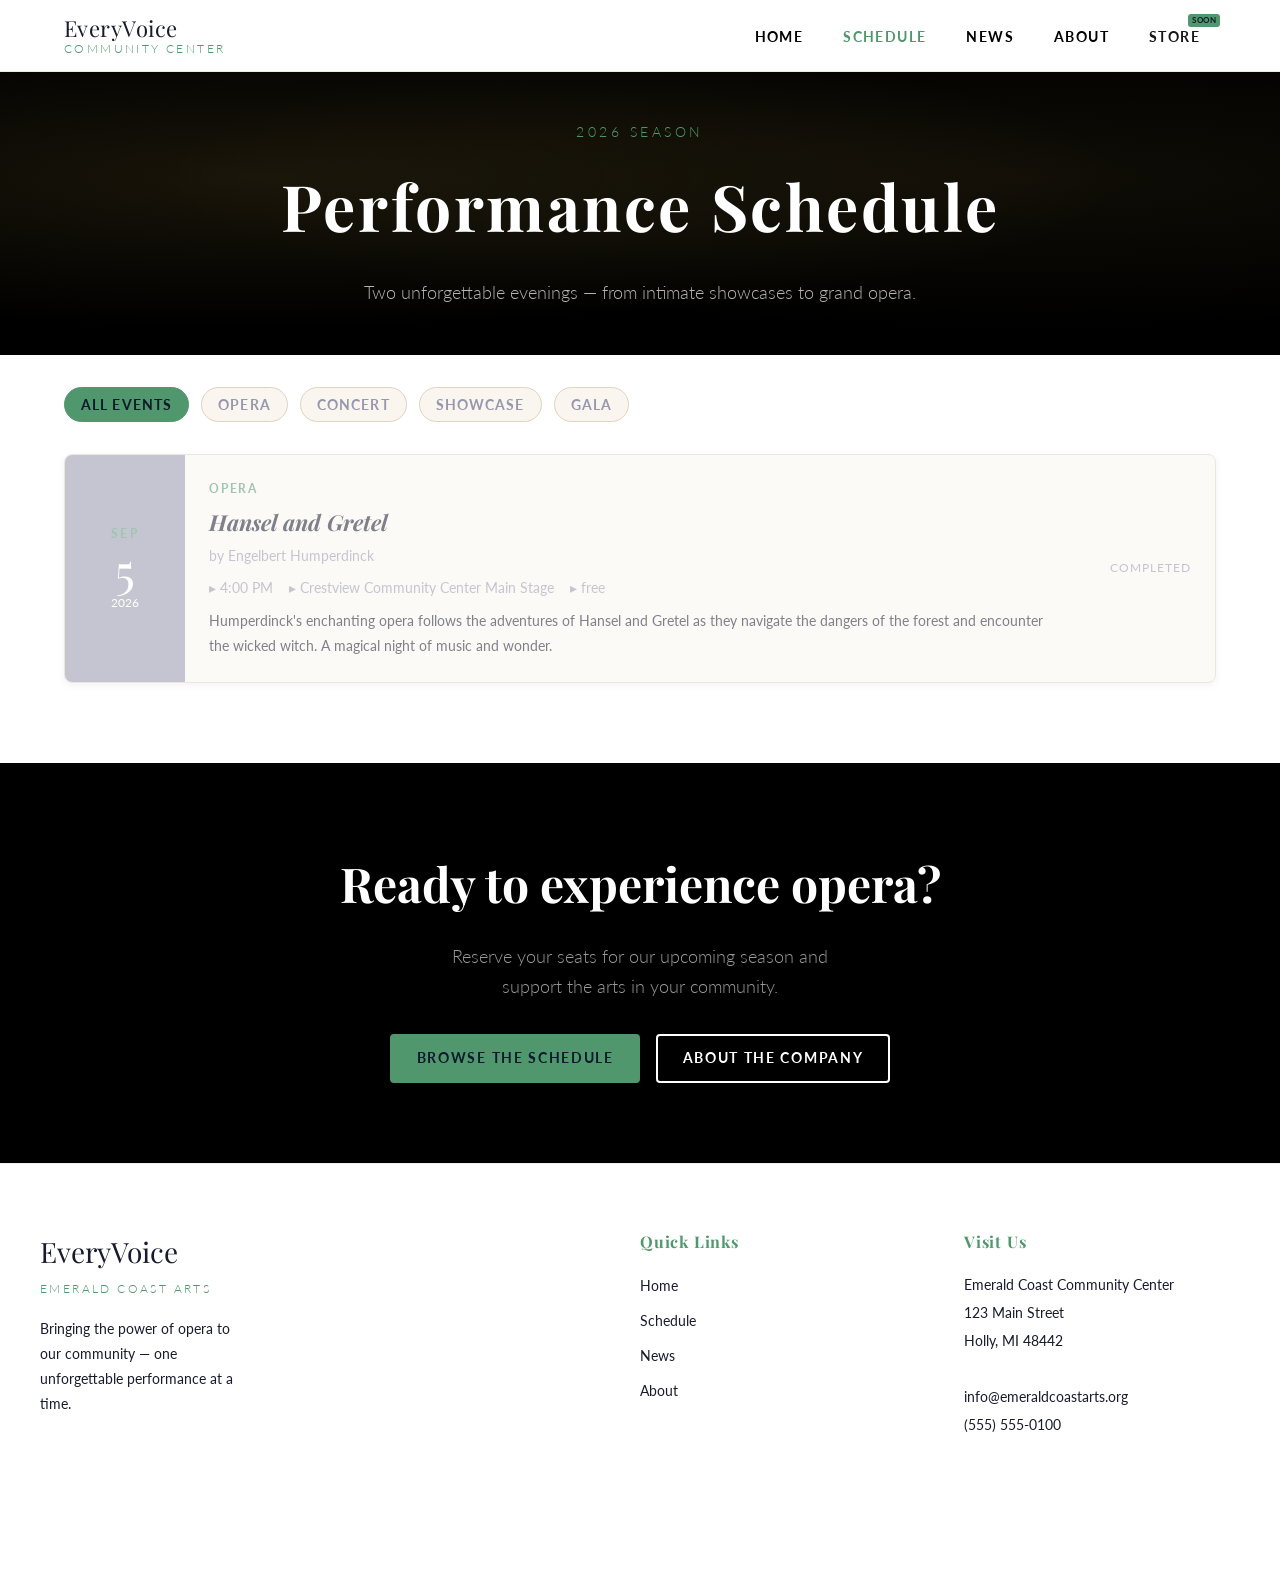
<file: schedule.html>
<!DOCTYPE html>
<html lang="en">
<head>
  <meta charset="UTF-8">
  <meta name="viewport" content="width=device-width, initial-scale=1.0">
  <meta name="description" content="EveryVoice Emerald Coast Arts — full 2026 performance schedule. Browse upcoming operas, concerts, showcases, and galas.">
  <title>Schedule — EveryVoice Emerald Coast Arts</title>
  <link rel="stylesheet" href="css/style.css">
</head>
<body>

  <!-- ── Navigation ─────────────────────────────────────────── -->
  <nav class="site-nav" aria-label="Main navigation">
    <div class="nav-inner">
      <div class="nav-logo">
        <a href="index.html" aria-label="EveryVoice Emerald Coast Arts — Home">
          <span class="logo-title">EveryVoice</span>
          <span class="logo-sub">Community Center</span>
        </a>
      </div>
      <button class="nav-toggle" aria-controls="primary-nav" aria-expanded="false" aria-label="Open navigation menu">
        <span></span><span></span><span></span>
      </button>
      <ul class="nav-links" id="primary-nav" role="list">
        <li><a href="index.html">Home</a></li>
        <li><a href="schedule.html">Schedule</a></li>
        <li><a href="news.html">News</a></li>
        <li><a href="about.html">About</a></li>
        <li><a href="store.html" class="coming-soon" aria-label="Store — Coming Soon" tabindex="-1" aria-disabled="true">Store</a></li>
      </ul>
    </div>
  </nav>

  <!-- ── Page Banner ─────────────────────────────────────────── -->
  <header class="page-banner" aria-labelledby="schedule-heading">
    <h1 id="schedule-heading">
      <span>2026 Season</span>
      Performance Schedule
    </h1>
    <p>Two unforgettable evenings — from intimate showcases to grand opera.</p>
  </header>

  <!-- ── Filters ─────────────────────────────────────────────── -->
  <div class="schedule-filters" role="group" aria-label="Filter events by type">
    <button class="filter-btn active" data-filter="all">All Events</button>
    <button class="filter-btn" data-filter="Opera">Opera</button>
    <button class="filter-btn" data-filter="Concert">Concert</button>
    <button class="filter-btn" data-filter="Showcase">Showcase</button>
    <button class="filter-btn" data-filter="Gala">Gala</button>
  </div>

  <!-- ── Event List ──────────────────────────────────────────── -->
  <main>
    <div class="event-list" id="event-list" aria-label="Upcoming events" aria-live="polite">
      <!-- Skeleton placeholders while JS loads -->
      <div class="skeleton skeleton-row" aria-hidden="true"></div>
      <div class="skeleton skeleton-row" aria-hidden="true"></div>
      <div class="skeleton skeleton-row" aria-hidden="true"></div>
    </div>
  </main>

    <!-- ── CTA Banner ─────────────────────────────────────────── -->
  <section style="
    background: #000;
    padding: var(--sp-20) var(--sp-6);
    text-align: center;
  " aria-labelledby="cta-heading">
    <h2 id="cta-heading" style="
      font-family: var(--font-serif);
      font-size: clamp(var(--fs-2xl), 4vw, var(--fs-4xl));
      color: var(--clr-white); margin-bottom: var(--sp-4);
    ">Ready to experience opera?</h2>
    <p style="
      color: rgba(255,255,255,.6); font-size: var(--fs-lg); font-weight: 300;
      margin-bottom: var(--sp-8); max-width: 42ch; margin-inline: auto;
    ">
      Reserve your seats for our upcoming season and support the arts in your community.
    </p>
    <div style="display:flex; gap: var(--sp-4); justify-content: center; flex-wrap: wrap;">
      <a href="schedule.html" class="btn btn-primary">Browse the Schedule</a>
      <a href="about.html" class="btn btn-outline">About the Company</a>
    </div>
  </section>

  <!-- ── Footer ─────────────────────────────────────────────── -->
  <footer class="site-footer" aria-label="Site footer">
    <div class="footer-grid">
      <div class="footer-brand">
        <span class="logo-title">EveryVoice</span>
        <span class="logo-sub">Emerald Coast Arts</span>
        <p>Bringing the power of opera to our community — one unforgettable performance at a time.</p>
      </div>
      <div class="footer-col">
        <h4>Quick Links</h4>
        <ul>
          <li><a href="index.html">Home</a></li>
          <li><a href="schedule.html">Schedule</a></li>
          <li><a href="news.html">News</a></li>
          <li><a href="about.html">About</a></li>
        </ul>
      </div>
      <div class="footer-col">
        <h4>Visit Us</h4>
        <address>
          Emerald Coast Community Center<br>
          123 Main Street<br>
          Holly, MI 48442<br><br>
          <a href="mailto:info@emeraldcoastarts.org">info@emeraldcoastarts.org</a><br>
          <a href="tel:+15555550100">(555) 555-0100</a>
        </address>
      </div>
    </div>
    <div class="footer-bottom">
      <p>&copy; <span id="footer-year">2026</span> EveryVoice Emerald Coast Arts. All rights reserved.</p>
      <p>Made with love for our community.</p>
    </div>
  </footer>

  <script src="https://www.eventbrite.com/static/widgets/eb_widgets.js"></script>
  <script src="js/main.js"></script>
  <script>
    document.getElementById('footer-year').textContent = new Date().getFullYear();

    var filterBtns = Array.from(document.querySelectorAll('.filter-btn'));

    loadJSON('data/events.json').then(function(events) {
      renderSchedule(events, 'event-list', filterBtns);

      // Wire up Eventbrite's own modal for each event that has an eventbriteId
      events.forEach(function(ev) {
        if (!ev.eventbriteId) return;
        window.EBWidgets.createWidget({
          widgetType: 'checkout',
          eventId: ev.eventbriteId,
          modal: true,
          modalTriggerElementId: 'eb-trigger-' + ev.eventbriteId,
          themeSettings: {
            brandColor: '#51976e',
            fontColor:  '#000000',
            background: '#FFFFFF',
          },
          onOrderComplete: function() {
            console.log('Order complete!');
          }
        });
      });
    });
  </script>
</body>
</html>
</file>
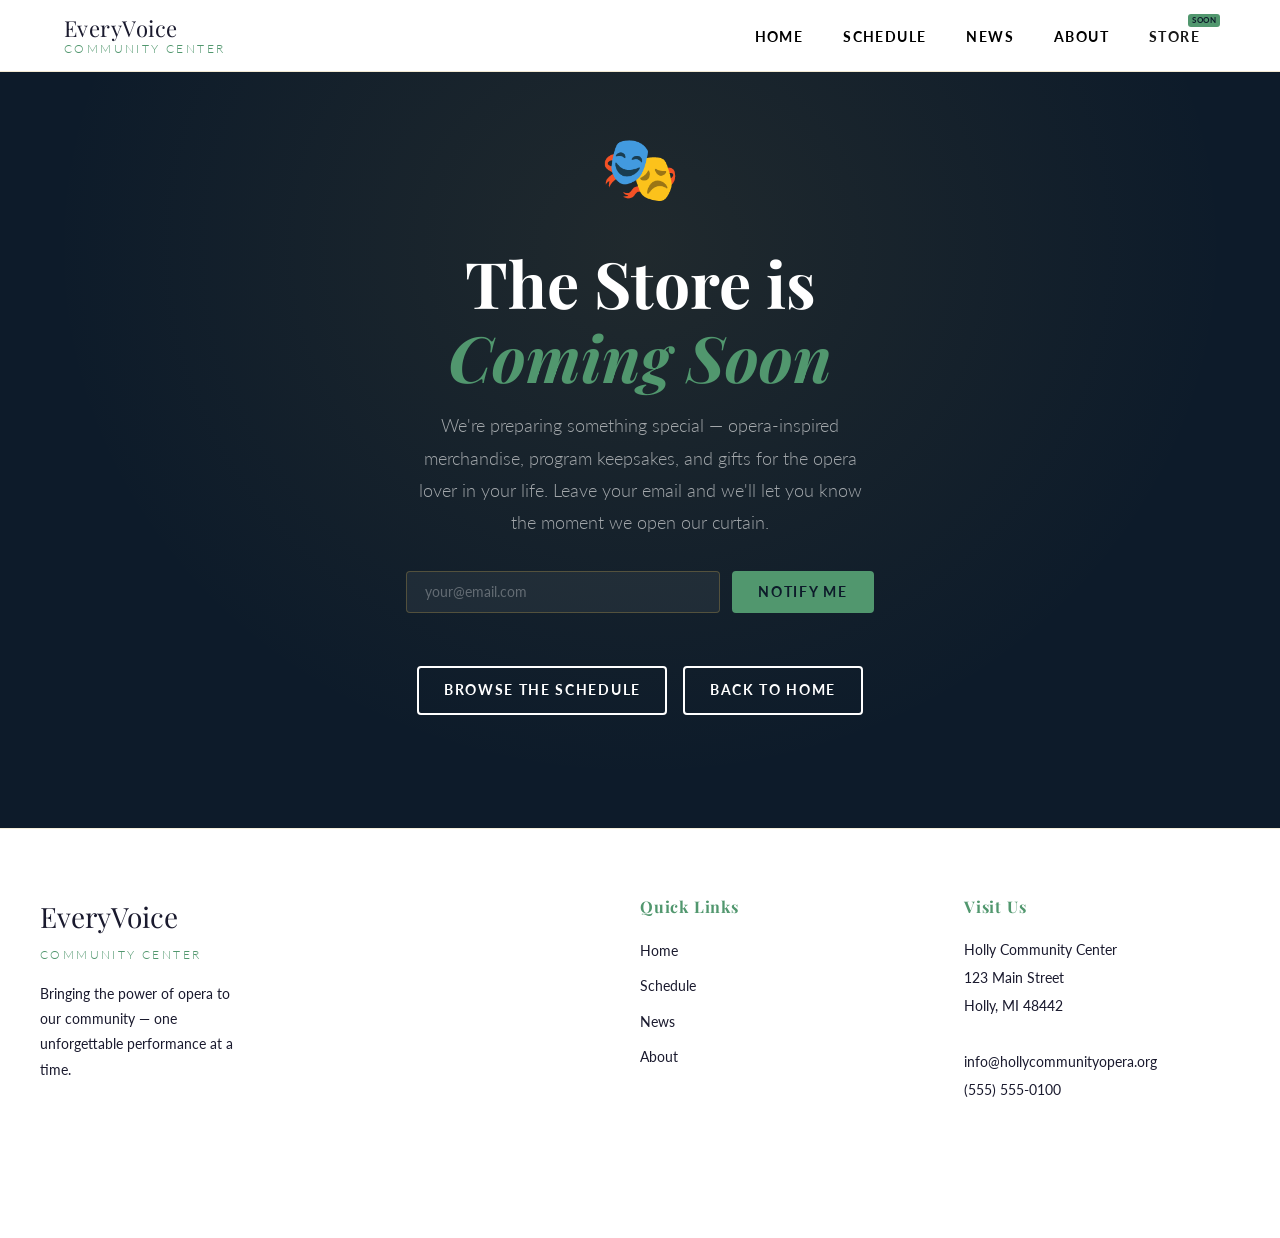
<file: store.html>
<!DOCTYPE html>
<html lang="en">
<head>
  <meta charset="UTF-8">
  <meta name="viewport" content="width=device-width, initial-scale=1.0">
  <meta name="description" content="EveryVoice Emerald Coast Arts Store — merchandise coming soon. Sign up to be notified when we launch.">
  <title>Store — EveryVoice Emerald Coast Arts</title>
  <link rel="stylesheet" href="css/style.css">
</head>
<body>

  <!-- ── Navigation ─────────────────────────────────────────── -->
  <nav class="site-nav" aria-label="Main navigation">
    <div class="nav-inner">
      <div class="nav-logo">
        <a href="index.html" aria-label="EveryVoice Emerald Coast Arts — Home">
          <span class="logo-title">EveryVoice</span>
          <span class="logo-sub">Community Center</span>
        </a>
      </div>
      <button class="nav-toggle" aria-controls="primary-nav" aria-expanded="false" aria-label="Open navigation menu">
        <span></span><span></span><span></span>
      </button>
      <ul class="nav-links" id="primary-nav" role="list">
        <li><a href="index.html">Home</a></li>
        <li><a href="schedule.html">Schedule</a></li>
        <li><a href="news.html">News</a></li>
        <li><a href="about.html">About</a></li>
        <li><a href="store.html" class="coming-soon" aria-label="Store — Coming Soon" tabindex="-1" aria-disabled="true">Store</a></li>
      </ul>
    </div>
  </nav>

  <!-- ── Coming Soon Content ────────────────────────────────── -->
  <main>
    <div class="store-coming" aria-labelledby="store-heading">
      <div class="store-coming-inner">
        <div class="icon-curtain" aria-hidden="true">🎭</div>
        <h1 id="store-heading">The Store is<br><em>Coming Soon</em></h1>
        <p>
          We're preparing something special — opera-inspired merchandise,
          program keepsakes, and gifts for the opera lover in your life.
          Leave your email and we'll let you know the moment we open our curtain.
        </p>

        <form class="notify-form" id="notify-form" aria-label="Notify me when the store launches" novalidate>
          <label for="notify-email" class="sr-only">Your email address</label>
          <input
            type="email"
            id="notify-email"
            name="email"
            placeholder="your@email.com"
            autocomplete="email"
            required
            aria-required="true"
          >
          <button type="submit" class="btn btn-primary">Notify Me</button>
        </form>

        <p id="notify-feedback" role="status" aria-live="polite" style="
          min-height: 1.5em;
          color: var(--clr-gold-light);
          font-size: var(--fs-sm);
          margin-top: calc(-1 * var(--sp-4));
          margin-bottom: var(--sp-4);
        "></p>

        <div style="display:flex;gap:var(--sp-4);justify-content:center;flex-wrap:wrap;">
          <a href="schedule.html" class="btn btn-outline">Browse the Schedule</a>
          <a href="index.html" class="btn btn-outline">Back to Home</a>
        </div>

        <!-- Future product area — hidden until store launches -->
        <!--
          DATA STRUCTURE FOR FUTURE PRODUCTS (add to data/products.json):
          {
            "id": 1,
            "name": "EveryVoice Tote Bag",
            "price": 24.00,
            "image": "assets/pictures/product-tote.jpg",
            "description": "A stylish tote featuring our signature opera mask design.",
            "status": "available",   // "available" | "sold_out" | "coming_soon"
            "category": "accessories"
          }
        -->
      </div>
    </div>
  </main>

  <!-- ── Footer ─────────────────────────────────────────────── -->
  <footer class="site-footer" aria-label="Site footer">
    <div class="footer-grid">
      <div class="footer-brand">
        <span class="logo-title">EveryVoice</span>
        <span class="logo-sub">Community Center</span>
        <p>Bringing the power of opera to our community — one unforgettable performance at a time.</p>
      </div>
      <div class="footer-col">
        <h4>Quick Links</h4>
        <ul>
          <li><a href="index.html">Home</a></li>
          <li><a href="schedule.html">Schedule</a></li>
          <li><a href="news.html">News</a></li>
          <li><a href="about.html">About</a></li>
        </ul>
      </div>
      <div class="footer-col">
        <h4>Visit Us</h4>
        <address>
          Holly Community Center<br>
          123 Main Street<br>
          Holly, MI 48442<br><br>
          <a href="mailto:info@hollycommunityopera.org">info@hollycommunityopera.org</a><br>
          <a href="tel:+15555550100">(555) 555-0100</a>
        </address>
      </div>
    </div>
    <div class="footer-bottom">
      <p>&copy; <span id="footer-year">2026</span> EveryVoice Emerald Coast Arts. All rights reserved.</p>
      <p>Made with love for our community.</p>
    </div>
  </footer>

  <script src="js/main.js"></script>
  <script>
    document.getElementById('footer-year').textContent = new Date().getFullYear();

    // Notify-me form — stores email in localStorage as a placeholder.
    // Replace this logic with a real backend / email service call when ready.
    document.getElementById('notify-form').addEventListener('submit', function(e) {
      e.preventDefault();
      const input    = document.getElementById('notify-email');
      const feedback = document.getElementById('notify-feedback');
      const email    = input.value.trim();

      // Basic format check before storing
      if (!email || !/^[^\s@]+@[^\s@]+\.[^\s@]+$/.test(email)) {
        feedback.style.color = '#f87171';
        feedback.textContent = 'Please enter a valid email address.';
        return;
      }

      // Persist locally (swap for API call when backend is ready)
      try {
        const list = JSON.parse(localStorage.getItem('store-notify') || '[]');
        if (!list.includes(email)) {
          list.push(email);
          localStorage.setItem('store-notify', JSON.stringify(list));
        }
      } catch (_) { /* storage unavailable — non-fatal */ }

      feedback.style.color = 'var(--clr-gold-light)';
      feedback.textContent = 'Thank you! We\'ll notify you when the store opens.';
      input.value = '';
      input.setAttribute('disabled', '');
      this.querySelector('button').setAttribute('disabled', '');
    });
  </script>
</body>
</html>
</file>
<file: css/style.css>
/* ============================================================
   EveryVoice Emerald Coast Arts — DESIGN SYSTEM
   Palette: Deep Navy · Antique Gold · Warm Cream · Off-White
   Typography: Playfair Display (serif headings) + Lato (body)
   ============================================================ */

/* ── Google Fonts ─────────────────────────────────────────── */
@import url('https://fonts.googleapis.com/css2?family=Playfair+Display:ital,wght@0,400;0,600;0,700;1,400;1,600&family=Lato:wght@300;400;700&display=swap');

/* ── CSS Custom Properties (Design Tokens) ─────────────────── */
:root {
  /* Colors */
  --clr-navy:        #0d1b2a;
  --clr-navy-mid:    #162436;
  --clr-navy-light:  #1e3350;
  --clr-gold:        #51976e;
  --clr-gold-light:  #51976e;
  --clr-gold-pale:   #f5e9c8;
  --clr-cream:       #faf6ef;
  --clr-white:       #ffffff;
  --clr-text:        #1a1a2e;
  --clr-text-muted:  #9797ad;
  --clr-border:      #ddd4bf;
  --clr-overlay:     rgba(13, 27, 42, 0.72);

  /* Panel Colors — edit these two pairs to retheme all alternating sections */
  --panel-1:      #ffffff;
  --panel-1-text: var(--clr-text);
  --panel-1-text-muted: var(--clr-text-muted);
  --panel-2:      #000000;
  --panel-2-text: #ffffff;

  /* Gradients */
  --grad-hero: linear-gradient(160deg, rgba(13,27,42,0.85) 0%, rgba(13,27,42,0.45) 100%);
  --grad-gold:  linear-gradient(90deg, var(--clr-gold) 0%, var(--clr-gold-light) 100%);

  /* Typography */
  --font-serif: 'Playfair Display', Georgia, serif;
  --font-sans:  'Lato', system-ui, sans-serif;

  /* Scale */
  --fs-xs:   0.75rem;
  --fs-sm:   0.875rem;
  --fs-base: 1rem;
  --fs-lg:   1.125rem;
  --fs-xl:   1.375rem;
  --fs-2xl:  1.75rem;
  --fs-3xl:  2.25rem;
  --fs-4xl:  3rem;
  --fs-5xl:  4rem;

  /* Spacing */
  --sp-1:  0.25rem;
  --sp-2:  0.5rem;
  --sp-3:  0.75rem;
  --sp-4:  1rem;
  --sp-6:  1.5rem;
  --sp-8:  2rem;
  --sp-10: 2.5rem;
  --sp-12: 3rem;
  --sp-16: 4rem;
  --sp-20: 5rem;
  --sp-24: 6rem;

  /* Layout */
  --max-w:         1200px;
  --nav-h:         72px;
  --radius-sm:     4px;
  --radius-md:     8px;
  --radius-lg:     16px;
  --shadow-sm:     0 2px 8px rgba(0,0,0,.10);
  --shadow-md:     0 4px 20px rgba(0,0,0,.18);
  --shadow-lg:     0 8px 40px rgba(0,0,0,.28);
  --transition:    0.25s ease;
}

/* ── Reset ─────────────────────────────────────────────────── */
*, *::before, *::after { box-sizing: border-box; margin: 0; padding: 0; }
html { scroll-behavior: smooth; font-size: 16px; }
body {
  font-family: var(--font-sans);
  background: var(--panel-1);
  color: var(--panel-1-text);
  line-height: 1.7;
}
img { display: block; max-width: 100%; height: auto; }
a { color: inherit; text-decoration: none; }
ul { list-style: none; }

/* ── Utility ────────────────────────────────────────────────── */
.container {
  width: 100%;
  max-width: var(--max-w);
  margin-inline: auto;
  padding-inline: var(--sp-6);
}
.sr-only {
  position: absolute; width: 1px; height: 1px;
  padding: 0; margin: -1px; overflow: hidden;
  clip: rect(0,0,0,0); white-space: nowrap; border: 0;
}
.visually-hidden {
  position: absolute; width: 1px; height: 1px;
  padding: 0; margin: -1px; overflow: hidden;
  clip: rect(0,0,0,0); white-space: nowrap; border: 0;
}

/* ── Section Divider ────────────────────────────────────────── */
.divider {
  display: flex; align-items: center; gap: var(--sp-4);
  margin-block: var(--sp-8);
  color: var(--clr-gold);
}
.divider::before, .divider::after {
  content: ''; flex: 1; height: 1px;
  background: linear-gradient(90deg, transparent, var(--clr-gold), transparent);
}
.divider span { font-size: var(--fs-lg); }

/* ── Page Title Banner ──────────────────────────────────────── */
.page-banner {
  background: var(--panel-2);
  color: var(--panel-2-text);
  padding: calc(var(--nav-h) + var(--sp-12)) var(--sp-6) var(--sp-12);
  text-align: center;
  position: relative;
  overflow: hidden;
}
.page-banner::before {
  content: '';
  position: absolute; inset: 0;
  background: 
    radial-gradient(ellipse at 20% 50%, rgba(201,168,76,0.12) 0%, transparent 60%),
    radial-gradient(ellipse at 80% 50%, rgba(201,168,76,0.08) 0%, transparent 60%);
  pointer-events: none;
}
.page-banner h1 {
  font-family: var(--font-serif);
  font-size: clamp(var(--fs-3xl), 5vw, var(--fs-5xl));
  color: var(--clr-white);
  letter-spacing: 0.04em;
  position: relative;
}
.page-banner h1 span {
  display: block;
  font-size: var(--fs-sm);
  font-family: var(--font-sans);
  font-weight: 300;
  letter-spacing: 0.25em;
  text-transform: uppercase;
  color: var(--clr-gold);
  margin-bottom: var(--sp-2);
}
.page-banner p {
  color: rgba(255,255,255,.7);
  font-size: var(--fs-lg);
  margin-top: var(--sp-4);
  font-weight: 300;
  position: relative;
}

/* ============================================================
   NAVIGATION
   ============================================================ */
.site-nav {
  position: fixed; top: 0; left: 0; right: 0; z-index: 1000;
  height: var(--nav-h);
  background: var(--clr-white);
  backdrop-filter: blur(12px);
  border-bottom: 1px solid rgba(201,168,76,.25);
  display: flex; align-items: center;
  transition: box-shadow var(--transition);
}
.site-nav.scrolled { box-shadow: var(--shadow-md); }

.nav-inner {
  display: flex; align-items: center; justify-content: space-between;
  width: 100%; max-width: var(--max-w); margin-inline: auto;
  padding-inline: var(--sp-6);
}

.nav-logo a {
  display: flex; flex-direction: column; line-height: 1.2;
  text-decoration: none;
}
.nav-logo .logo-title {
  font-family: var(--font-serif);
  font-size: var(--fs-xl);
  color: var(--clr-text);
  letter-spacing: 0.02em;
}
.nav-logo .logo-sub {
  font-size: var(--fs-xs);
  letter-spacing: 0.2em;
  text-transform: uppercase;
  color: var(--clr-gold);
  font-weight: 300;
}

.nav-links {
  display: flex; align-items: center; gap: var(--sp-2);
}
.nav-links a {
  font-size: var(--fs-sm);
  letter-spacing: 0.1em;
  text-transform: uppercase;
  font-weight: 700;
  color: rgb(0, 0, 0);
  padding: var(--sp-2) var(--sp-4);
  border-radius: var(--radius-sm);
  transition: color var(--transition), background var(--transition);
}
.nav-links a:hover { color: var(--clr-gold); background: rgba(201,168,76,.08); }
.nav-links a.active { color: var(--clr-gold); }
.nav-links a.coming-soon {
  color: rgb(23, 23, 23);
  cursor: default;
  pointer-events: none;
  position: relative;
}
.nav-links a.coming-soon::after {
  content: 'Soon';
  position: absolute; top: -6px; right: -4px;
  background: var(--clr-gold);
  color: var(--clr-navy);
  font-size: 8px; font-weight: 700;
  letter-spacing: 0.05em;
  padding: 1px 4px;
  border-radius: 3px;
  line-height: 1.4;
}

/* Hamburger */
.nav-toggle {
  display: none;
  flex-direction: column; justify-content: center; align-items: center;
  gap: 5px; width: 40px; height: 40px;
  background: none; border: none; cursor: pointer;
  padding: var(--sp-2);
}
.nav-toggle span {
  display: block; width: 24px; height: 2px;
  background: var(--clr-white);
  border-radius: 2px;
  transition: transform var(--transition), opacity var(--transition);
}
.nav-toggle.open span:nth-child(1) { transform: translateY(7px) rotate(45deg); }
.nav-toggle.open span:nth-child(2) { opacity: 0; }
.nav-toggle.open span:nth-child(3) { transform: translateY(-7px) rotate(-45deg); }

/* Mobile Nav */
@media (max-width: 768px) {
  .nav-toggle { display: flex; }
  .nav-links {
    position: fixed; top: var(--nav-h); left: 0; right: 0;
    flex-direction: column; align-items: stretch; gap: 0;
    background: var(--clr-navy);
    border-top: 1px solid rgba(201,168,76,.2);
    padding: var(--sp-4) var(--sp-6) var(--sp-8);
    transform: translateY(-110%);
    transition: transform var(--transition);
  }
  .nav-links.open { transform: translateY(0); }
  .nav-links a {
    padding: var(--sp-4) var(--sp-2);
    border-bottom: 1px solid rgba(255,255,255,.06);
    font-size: var(--fs-base);
  }
  .nav-links a.coming-soon { pointer-events: none; }
}

/* ============================================================
   BUTTONS
   ============================================================ */
.btn {
  display: inline-flex; align-items: center; justify-content: center;
  gap: var(--sp-2);
  font-family: var(--font-sans);
  font-size: var(--fs-sm);
  font-weight: 700;
  letter-spacing: 0.12em;
  text-transform: uppercase;
  padding: 0.75em 1.75em;
  border-radius: var(--radius-sm);
  border: 2px solid transparent;
  cursor: pointer;
  transition: background var(--transition), color var(--transition),
              border-color var(--transition), box-shadow var(--transition),
              transform var(--transition);
  text-decoration: none;
}
.btn:hover { transform: translateY(-2px); }

.btn-primary {
  background: var(--clr-gold);
  color: var(--clr-navy);
  border-color: var(--clr-gold);
}
.btn-primary:hover {
  background: var(--clr-gold-light);
  border-color: var(--clr-gold-light);
  box-shadow: 0 4px 16px rgba(201,168,76,.4);
}

.btn-outline {
  background: transparent;
  color: var(--clr-white);
  border-color: var(--clr-white);
}
.btn-outline:hover {
  background: var(--clr-white);
  color: var(--clr-navy);
}

.btn-outline-gold {
  background: transparent;
  color: var(--clr-gold);
  border-color: var(--clr-gold);
}
.btn-outline-gold:hover {
  background: var(--clr-gold);
  color: var(--clr-navy);
  box-shadow: 0 4px 16px rgba(201,168,76,.3);
}

/* ============================================================
   FOOTER
   ============================================================ */
.site-footer {
  background: var(--clr-white);
  color: var(--clr-text);
  padding: var(--sp-16) var(--sp-6) var(--sp-8);
  border-top: 1px solid rgba(201,168,76,.2);
}
.footer-grid {
  display: grid;
  grid-template-columns: 2fr 1fr 1fr;
  gap: var(--sp-12);
  max-width: var(--max-w);
  margin-inline: auto;
}
.footer-brand .logo-title {
  font-family: var(--font-serif);
  font-size: var(--fs-2xl);
  color: var(--clr-text);
  display: block;
  margin-bottom: var(--sp-1);
}
.footer-brand .logo-sub {
  font-size: var(--fs-xs);
  letter-spacing: 0.2em;
  text-transform: uppercase;
  color: var(--clr-gold);
  display: block;
  margin-bottom: var(--sp-4);
  font-weight: 300;
}
.footer-brand p { font-size: var(--fs-sm); line-height: 1.8; max-width: 26ch; }

.footer-col h4 {
  font-family: var(--font-serif);
  color: var(--clr-gold);
  font-size: var(--fs-base);
  margin-bottom: var(--sp-4);
  letter-spacing: 0.05em;
}
.footer-col ul li { margin-bottom: var(--sp-2); }
.footer-col ul a { font-size: var(--fs-sm); transition: color var(--transition); }
.footer-col ul a:hover { color: var(--clr-gold); }
.footer-col address { font-style: normal; font-size: var(--fs-sm); line-height: 2; }

.footer-bottom {
  max-width: var(--max-w); margin-inline: auto;
  padding-top: var(--sp-8); margin-top: var(--sp-12);
  border-top: 1px solid rgba(255,255,255,.08);
  display: flex; justify-content: space-between; align-items: center;
  flex-wrap: wrap; gap: var(--sp-4);
  font-size: var(--fs-xs); color: rgba(255,255,255,.35);
}

@media (max-width: 768px) {
  .footer-grid { grid-template-columns: 1fr; gap: var(--sp-8); }
  .footer-bottom { flex-direction: column; text-align: center; }
}

/* ============================================================
   HOME — HERO
   ============================================================ */
.hero {
  position: relative; min-height: 100vh;
  display: flex; align-items: center;
  overflow: hidden;
}
.hero-bg {
  position: absolute; inset: 0;
  background-image: url('../assets/pictures/shutterstock_2295003825.jpg');
  background-size: cover; background-position: center top;
  transform: scale(1.04);
  transition: transform 8s ease;
}
.hero-bg::after {
  content: '';
  position: absolute; inset: 0;
  background: var(--grad-hero);
}
.hero.loaded .hero-bg { transform: scale(1); }

.hero-content {
  position: relative; z-index: 1;
  max-width: var(--max-w); margin-inline: auto;
  padding: calc(var(--nav-h) + var(--sp-12)) var(--sp-6) var(--sp-16);
  width: 100%;
}
.hero-eyebrow {
  display: inline-block;
  font-size: var(--fs-xs);
  letter-spacing: 0.3em;
  text-transform: uppercase;
  color: var(--clr-gold);
  font-weight: 700;
  margin-bottom: var(--sp-4);
}
.hero-title {
  font-family: var(--font-serif);
  font-size: clamp(var(--fs-3xl), 7vw, var(--fs-5xl));
  color: var(--clr-white);
  line-height: 1.12;
  max-width: 14ch;
  margin-bottom: var(--sp-6);
  text-shadow: 0 2px 20px rgba(0,0,0,.4);
}
.hero-title em { color: var(--clr-gold-light); font-style: italic; }
.hero-subtitle {
  color: rgba(255,255,255,.8);
  font-size: var(--fs-lg);
  font-weight: 300;
  max-width: 42ch;
  margin-bottom: var(--sp-10);
  line-height: 1.8;
}
.hero-actions { display: flex; gap: var(--sp-4); flex-wrap: wrap; }

.hero-scroll {
  position: absolute; bottom: var(--sp-8); left: 50%;
  transform: translateX(-50%);
  display: flex; flex-direction: column; align-items: center; gap: var(--sp-2);
  color: rgba(255,255,255,.5);
  font-size: var(--fs-xs); letter-spacing: 0.15em; text-transform: uppercase;
  animation: nudge 2.4s ease-in-out infinite;
  z-index: 1;
}
.hero-scroll::after {
  content: ''; display: block;
  width: 1px; height: 36px;
  background: linear-gradient(to bottom, rgba(255,255,255,.4), transparent);
}
@keyframes nudge {
  0%, 100% { transform: translateX(-50%) translateY(0); }
  50% { transform: translateX(-50%) translateY(6px); }
}

/* ── Season Highlight Strip ─────────────────────────────────── */
.season-strip {
  background: var(--panel-2);
  padding: var(--sp-8) var(--sp-6);
  border-bottom: 1px solid rgba(201,168,76,.15);
}
.season-strip-inner {
  max-width: var(--max-w); margin-inline: auto;
  display: flex; align-items: center; justify-content: space-between;
  gap: var(--sp-6); flex-wrap: wrap;
}
.season-strip-text {
  color: var(--panel-2-text);
  font-size: var(--fs-sm); letter-spacing: 0.1em;
}
.season-strip-text strong { color: var(--clr-gold); font-size: var(--fs-base); }

/* ── Featured Performance Section ────────────────────────────── */
.section { 
  padding: var(--sp-20) var(--sp-6); 
  background: var(--panel-1); 
  color: var(--panel-1-text);
}
.section-dark {
  background: var(--panel-2);
  color: var(--panel-2-text);
}
.section-title-block { text-align: center; margin-bottom: var(--sp-12); }
.section-title-block .eyebrow {
  display: inline-block;
  font-size: var(--fs-xs); letter-spacing: 0.3em; text-transform: uppercase;
  color: var(--clr-gold); font-weight: 700; margin-bottom: var(--sp-3);
}
.section-title-block h2 {
  font-family: var(--font-serif);
  font-size: clamp(var(--fs-2xl), 4vw, var(--fs-4xl));
  line-height: 1.2; margin-bottom: var(--sp-4);
}
.section-title-block p {
  font-size: var(--fs-lg); color: var(--clr-text-muted);
  max-width: 50ch; margin-inline: auto; font-weight: 300;
}
.section-dark .section-title-block p { color: rgba(255,255,255,.6); }

/* Featured Card */
.featured-card {
  max-width: var(--max-w); margin-inline: auto;
  display: grid; grid-template-columns: 1fr 1fr; gap: 0;
  border-radius: var(--radius-lg); overflow: hidden;
  box-shadow: var(--shadow-lg);
}
.featured-card-img {
  position: relative; min-height: 500px;
  background-image: url('../assets/pictures/shutterstock_2552284967.jpg');
  background-size: cover; background-position: center;
}
.featured-card-img::after {
  content: ''; position: absolute; inset: 0;
  background: linear-gradient(to right, transparent 60%, var(--clr-navy));
}
.featured-card-body {
  background: var(--panel-2);
  padding: var(--sp-12);
  display: flex; flex-direction: column; justify-content: center;
  gap: var(--sp-6);
}
.featured-card-body .tag {
  display: inline-block;
  background: rgba(201,168,76,.15); color: var(--clr-gold);
  font-size: var(--fs-xs); letter-spacing: 0.15em; text-transform: uppercase;
  font-weight: 700; padding: 4px 12px; border-radius: 40px;
  border: 1px solid rgba(201,168,76,.3);
  width: fit-content;
}
.featured-card-body h3 {
  font-family: var(--font-serif);
  font-size: var(--fs-3xl); color: var(--panel-2-text);
  font-style: italic; line-height: 1.2;
}
.featured-card-body .composer {
  font-size: var(--fs-sm); color: var(--clr-gold-light);
  letter-spacing: 0.1em; text-transform: uppercase;
}
.featured-card-body p { color: rgba(255,255,255,.7); font-weight: 300; }
.featured-meta {
  display: flex; flex-wrap: wrap; gap: var(--sp-4);
}
.featured-meta-item {
  display: flex; align-items: center; gap: var(--sp-2);
  font-size: var(--fs-sm); color: rgba(255,255,255,.6);
}
.featured-meta-item svg { color: var(--clr-gold); flex-shrink: 0; }

@media (max-width: 900px) {
  .featured-card { grid-template-columns: 1fr; }
  .featured-card-img { min-height: 280px; }
  .featured-card-img::after {
    background: linear-gradient(to bottom, transparent 60%, var(--clr-navy));
  }
  .featured-card-body { padding: var(--sp-8); }
}

/* ── Three-up Card Grid ─────────────────────────────────────── */
.card-grid {
  max-width: var(--max-w); margin-inline: auto;
  display: grid; grid-template-columns: repeat(3, 1fr); gap: var(--sp-6);
}
@media (max-width: 900px)  { .card-grid { grid-template-columns: 1fr 1fr; } }
@media (max-width: 600px)  { .card-grid { grid-template-columns: 1fr; } }

.card {
  background: var(--clr-white);
  border-radius: var(--radius-md);
  overflow: hidden;
  box-shadow: var(--shadow-sm);
  border: 1px solid var(--clr-border);
  display: flex; flex-direction: column;
  transition: transform var(--transition), box-shadow var(--transition);
}
.card:hover { transform: translateY(-4px); box-shadow: var(--shadow-md); }

.card-img {
  width: 100%; aspect-ratio: 4/3;
  object-fit: cover;
}

.card-img-placeholder {
  width: 100%; aspect-ratio: 4/3;
  background: var(--clr-navy-light);
  display: flex; align-items: center; justify-content: center;
}
.card-img-placeholder svg { opacity: .3; }

.card-body {
  padding: var(--sp-6);
  flex: 1; display: flex; flex-direction: column; gap: var(--sp-3);
  background: var(--panel-2);
  color: var(--panel-2-text);
}
.card-tag {
  font-size: var(--fs-xs); letter-spacing: 0.15em; text-transform: uppercase;
  color: var(--clr-gold); font-weight: 700;
}
.card-tag.tag-community { color: #5a9bd5; }
.card-tag.tag-award     { color: #b07cc6; }

.card-title {
  font-family: var(--font-serif);
  font-size: var(--fs-xl); color: var(--clr-text); line-height: 1.3;
  color: var(--panel-2-text);
}
.card-meta {
  font-size: var(--fs-xs); 
  color: var(--panel-2-text);
  letter-spacing: 0.05em;
}
.card-excerpt {
  font-size: var(--fs-sm); color: var(--panel-1-text);
  line-height: 1.8; flex: 1;
}
.card-link {
  margin-top: auto; padding-top: var(--sp-4);
  font-size: var(--fs-xs); font-weight: 700; letter-spacing: 0.1em;
  text-transform: uppercase; color: var(--clr-gold);
  display: flex; align-items: center; gap: 6px;
  transition: gap var(--transition);
}
.card:hover .card-link { gap: 10px; }

/* Dark card variant (for schedule page) */
.card-dark {
  background: var(--clr-navy-mid);
  border-color: rgba(201,168,76,.15);
  color: var(--clr-white);
}
.card-dark .card-title { color: var(--clr-white); }
.card-dark .card-meta  { color: rgba(255,255,255,.5); }
.card-dark .card-excerpt { color: rgba(255,255,255,.65); }

/* ── Mission Statement ──────────────────────────────────────── */
.mission {
  padding: var(--sp-20) var(--sp-6);
  background: var(--panel-2);
  text-align: center;
}
.mission blockquote {
  max-width: 60ch; margin-inline: auto;
  font-family: var(--font-serif);
  font-size: clamp(var(--fs-xl), 3vw, var(--fs-3xl));
  font-style: italic;
  color: var(--panel-2-text);
  line-height: 1.5;
}
.mission blockquote::before,
.mission blockquote::after { content: '\201C'; color: var(--clr-gold); }
.mission blockquote::after  { content: '\201D'; }
.mission cite {
  display: block; margin-top: var(--sp-6);
  font-style: normal; font-size: var(--fs-sm);
  letter-spacing: 0.2em; text-transform: uppercase;
  color: var(--clr-text-muted);
}
.mission cite::before { content: '— '; }

/* ── Gallery Strip (Home) ────────────────────────────────────── */
.gallery-strip {
  padding: var(--sp-20) var(--sp-6);
  background: var(--panel-1);
}
.gallery-grid {
  max-width: var(--max-w); margin-inline: auto;
  display: grid;
  grid-template-columns: 2fr 1fr 1fr;
  grid-template-rows: repeat(2, 200px);
  gap: var(--sp-3);
  border-radius: var(--radius-md); overflow: hidden;
}
.gallery-grid img {
  width: 100%; height: 100%; object-fit: cover;
  transition: transform 0.6s ease;
}
.gallery-grid .g-main { grid-row: 1 / 3; }
.gallery-grid div { overflow: hidden; }
.gallery-grid div:hover img { transform: scale(1.06); }

@media (max-width: 768px) {
  .gallery-grid { grid-template-columns: 1fr 1fr; grid-template-rows: auto; }
  .gallery-grid .g-main { grid-row: auto; }
}

/* ============================================================
   SCHEDULE PAGE
   ============================================================ */
.schedule-filters {
  max-width: var(--max-w); margin-inline: auto;
  display: flex; gap: var(--sp-3); flex-wrap: wrap;
  padding: var(--sp-8) var(--sp-6) 0;
}
.filter-btn {
  padding: var(--sp-2) var(--sp-4);
  border: 1px solid var(--clr-border);
  border-radius: 40px;
  background: var(--clr-cream);
  font-family: var(--font-sans);
  font-size: var(--fs-sm); font-weight: 700;
  letter-spacing: 0.08em; text-transform: uppercase;
  cursor: pointer;
  color: var(--clr-text-muted);
  transition: all var(--transition);
}
.filter-btn.active,
.filter-btn:hover {
  background: var(--clr-gold);
  border-color: var(--clr-gold);
  color: var(--clr-navy);
}

.schedule-card-excerpt {
  font-size: var(--fs-sm); color: var(--panel-1-text);
  line-height: 1.8; flex: 1;
}

.event-list {
  max-width: var(--max-w); margin-inline: auto;
  padding: var(--sp-8) var(--sp-6) var(--sp-20);
  display: flex; flex-direction: column; gap: var(--sp-6);
}

.event-row {
  display: grid;
  grid-template-columns: 120px 1fr auto;
  gap: var(--sp-6);
  background: var(--clr-cream);
  border-radius: var(--radius-md);
  border: 1px solid var(--clr-border);
  overflow: hidden;
  box-shadow: var(--shadow-sm);
  transition: transform var(--transition), box-shadow var(--transition);
}
.event-row:hover { transform: translateY(-2px); box-shadow: var(--shadow-md); }

.event-date-block {
  background: var(--panel-2);
  display: flex; flex-direction: column;
  align-items: center; justify-content: center;
  padding: var(--sp-4);
  flex-shrink: 0;
}
.event-date-block .month {
  font-size: var(--fs-xs); letter-spacing: 0.2em;
  text-transform: uppercase; color: var(--clr-gold);
  font-weight: 700;
}
.event-date-block .day {
  font-family: var(--font-serif);
  font-size: var(--fs-4xl); color: var(--panel-2-text);
  line-height: 1;
}
.event-date-block .year {
  font-size: var(--fs-xs); color: var(--panel-2-text);
}

.event-info {
  padding: var(--sp-6) var(--sp-4) var(--sp-6) 0;
  display: flex; flex-direction: column; justify-content: center; gap: var(--sp-2);
}
.event-info .tag {
  font-size: var(--fs-xs); letter-spacing: 0.15em; text-transform: uppercase;
  color: var(--clr-gold); font-weight: 700; width: fit-content;
}
.event-info h3 {
  font-family: var(--font-serif); font-size: var(--fs-xl);
  font-style: italic; line-height: 1.3; color: var(--clr-text);
}
.event-info .composer { font-size: var(--fs-sm); color: var(--clr-text-muted); }
.event-info .event-details {
  display: flex; flex-wrap: wrap; gap: var(--sp-4);
  font-size: var(--fs-sm); color: var(--clr-text-muted);
}
.event-info .event-details span { display: flex; align-items: center; gap: 4px; }

.event-action {
  display: flex; align-items: center; justify-content: center;
  padding: var(--sp-6);
  flex-shrink: 0;
}

@media (max-width: 700px) {
  .event-row {
    grid-template-columns: 80px 1fr;
    grid-template-rows: auto auto;
  }
  .event-date-block { grid-row: 1 / 3; }
  .event-info { padding: var(--sp-4) var(--sp-4) 0 0; }
  .event-action {
    grid-column: 2; justify-content: flex-start;
    padding: 0 var(--sp-4) var(--sp-4) 0;
  }
}

/* Past events */
.event-row.past { opacity: .55; }
.event-row.past .event-date-block { background: var(--clr-text-muted); }

/* No events message */
.no-events {
  text-align: center; padding: var(--sp-16);
  color: var(--clr-text-muted); font-style: italic;
}

/* ============================================================
   NEWS PAGE
   ============================================================ */
.news-layout {
  max-width: var(--max-w); margin-inline: auto;
  padding: var(--sp-12) var(--sp-6) var(--sp-20);
  display: grid;
  grid-template-columns: 1fr 320px;
  gap: var(--sp-10);
  align-items: start;
}
@media (max-width: 1024px) {
  .news-layout { grid-template-columns: 1fr; }
}

.news-featured {
  grid-column: 1;
  background: var(--panel-1);
  border-radius: var(--radius-md);
  overflow: hidden;
  box-shadow: var(--shadow-sm);
  border: 1px solid var(--clr-border);
  margin-bottom: var(--sp-8);
}
.news-featured img {
  width: 100%; height: 380px; object-fit: cover;
}
.news-featured-body { padding: var(--sp-8); background: var(--panel-2); color: var(--panel-2-text);}
.news-featured-body .tag {
  font-size: var(--fs-xs); letter-spacing: 0.15em; text-transform: uppercase;
  color: var(--clr-gold); font-weight: 700; margin-bottom: var(--sp-4);
  display: block;
}
.news-featured-body h2 {
  font-family: var(--font-serif); font-size: var(--fs-3xl);
  line-height: 1.25; margin-bottom: var(--sp-4);
}
.news-featured-body .meta {
  font-size: var(--fs-xs); color: var(--panel-2-text);
  letter-spacing: 0.08em; margin-bottom: var(--sp-4);
}
.news-featured-body p { color: var(--panel-2-text-muted); line-height: 1.9; }

.news-grid {
  display: grid; gap: var(--sp-6);
  grid-template-columns: 1fr 1fr;
}
@media (max-width: 700px) { .news-grid { grid-template-columns: 1fr; } }

/* Sidebar */
.news-sidebar { position: sticky; top: calc(var(--nav-h) + var(--sp-6)); }
.sidebar-widget {
  background: var(--panel-2);
  border: 1px solid var(--clr-border);
  border-radius: var(--radius-md);
  padding: var(--sp-6);
  margin-bottom: var(--sp-6);
}

.news-card-excerpt {
  font-size: var(--fs-sm); color: var(--panel-1-text-muted);
  line-height: 1.8; flex: 1;
}

.sidebar-widget h3 {
  font-family: var(--font-serif);
  font-size: var(--fs-lg); color: var(--panel-2-text);
  margin-bottom: var(--sp-4);
  padding-bottom: var(--sp-3);
  border-bottom: 2px solid var(--clr-gold);
}
.sidebar-widget li {
  padding: var(--sp-3) 0;
  border-bottom: 1px solid var(--clr-border);
  font-size: var(--fs-sm);
}
.sidebar-widget li:last-child { border-bottom: none; }
.sidebar-filter-btn {
  display: block; width: 100%;
  text-align: left; background: none; border: none;
  font-family: var(--font-sans); font-size: var(--fs-sm);
  cursor: pointer; padding: var(--sp-3) var(--sp-4);
  border-radius: var(--radius-sm);
  color: var(--panel-2-text);
  transition: all var(--transition);
}
.sidebar-filter-btn.active,
.sidebar-filter-btn:hover {
  background: var(--clr-gold-pale);
  color: var(--panel-2-text); font-weight: 700;
}

/* ============================================================
   ABOUT PAGE
   ============================================================ */
.about-intro {
  max-width: var(--max-w); margin-inline: auto;
  padding: var(--sp-8) var(--sp-6);
  display: grid; grid-template-columns: 1fr 1fr; gap: var(--sp-12);
  align-items: center;
}
@media (max-width: 768px) {
  .about-intro { grid-template-columns: 1fr; gap: var(--sp-8); }
}
.about-intro-text h2 {
  font-family: var(--font-serif); font-size: clamp(var(--fs-2xl), 4vw, var(--fs-4xl));
  line-height: 1.2; margin-bottom: var(--sp-6);
}
.about-intro-text h2 em { color: var(--clr-gold); font-style: normal; }
.about-intro-text p {
  color: var(--clr-text-muted); font-size: var(--fs-lg);
  font-weight: 300; line-height: 1.9; margin-bottom: var(--sp-4);
}
.about-intro-img {
  border-radius: var(--radius-lg); overflow: hidden;
  box-shadow: var(--shadow-lg);
  aspect-ratio: 4/5; object-fit: cover; width: 100%;
}

/* People Grid */
.people-section {
  padding: var(--sp-20) var(--sp-6);
  background: var(--panel-2);
}
.people-grid {
  max-width: var(--max-w); margin-inline: auto;
  display: grid; grid-template-columns: repeat(3, 1fr); gap: var(--sp-8);
  margin-top: var(--sp-12);
}
@media (max-width: 900px) { .people-grid { grid-template-columns: 1fr 1fr; } }
@media (max-width: 600px) { .people-grid { grid-template-columns: 1fr; } }

.person-card {
  text-align: center;
  color: var(--clr-white);
}
.person-card-img {
  width: 160px; height: 160px;
  border-radius: 50%;
  margin-inline: auto; margin-bottom: var(--sp-4);
  background: var(--clr-navy-light);
  border: 3px solid rgba(201,168,76,.3);
  overflow: hidden; object-fit: cover;
  display: flex; align-items: center; justify-content: center;
}
.person-card-img svg { opacity: .3; }
.person-card-img img { width: 100%; height: 100%; object-fit: cover; }
.person-card h3 {
  font-family: var(--font-serif); font-size: var(--fs-xl);
  margin-bottom: var(--sp-1);
}
.person-card .role {
  color: var(--clr-gold); font-size: var(--fs-sm);
  letter-spacing: 0.1em; text-transform: uppercase; font-weight: 700;
  margin-bottom: var(--sp-3);
  display: block;
}
.person-card p { color: rgba(255,255,255,.6); font-size: var(--fs-sm); line-height: 1.8; }

/* Location & Contact */
.contact-section {
  padding: var(--sp-20) var(--sp-6);
  background: var(--panel-1);
  color: var(--panel-1-text);
}
.contact-grid {
  max-width: var(--max-w); margin-inline: auto;
  display: grid; grid-template-columns: 1fr 1fr; gap: var(--sp-12);
  align-items: start;
}
@media (max-width: 768px) { .contact-grid { grid-template-columns: 1fr; } }

.contact-info h2 {
  font-family: var(--font-serif);
  font-size: var(--fs-3xl); margin-bottom: var(--sp-8);
}
.contact-detail {
  display: flex; gap: var(--sp-4);
  margin-bottom: var(--sp-6);
}
.contact-detail .icon {
  width: 44px; height: 44px; flex-shrink: 0;
  background: var(--clr-navy);
  border-radius: 50%; display: flex; align-items: center; justify-content: center;
}
.contact-detail .icon svg { color: var(--clr-gold); }
.contact-detail-text strong {
  display: block; font-size: var(--fs-sm);
  letter-spacing: 0.1em; text-transform: uppercase;
  color: var(--clr-text-muted); margin-bottom: 2px;
}
.contact-detail-text span, .contact-detail-text a {
  color: var(--clr-text); font-size: var(--fs-base);
}
.contact-detail-text a:hover { color: var(--clr-gold); }

.map-placeholder {
  background: var(--clr-navy-light);
  border-radius: var(--radius-md);
  aspect-ratio: 4/3;
  display: flex; flex-direction: column;
  align-items: center; justify-content: center; gap: var(--sp-4);
  color: rgba(255,255,255,.4);
  font-size: var(--fs-sm);
  letter-spacing: 0.1em; text-transform: uppercase;
  text-align: center;
}
.map-placeholder svg { opacity: .4; }

/* ============================================================
   STORE — COMING SOON
   ============================================================ */
.store-coming {
  min-height: calc(100vh - var(--nav-h));
  display: flex; align-items: center; justify-content: center;
  background: var(--clr-navy);
  text-align: center;
  padding: var(--sp-8);
  position: relative; overflow: hidden;
}
.store-coming::before {
  content: '';
  position: absolute; inset: 0;
  background:
    radial-gradient(ellipse at 50% 30%, rgba(201,168,76,.1) 0%, transparent 65%);
}
.store-coming-inner {
  position: relative; z-index: 1;
  max-width: 52ch;
}
.store-coming .icon-curtain {
  font-size: 4rem; margin-bottom: var(--sp-6);
}
.store-coming h1 {
  font-family: var(--font-serif);
  font-size: clamp(var(--fs-3xl), 5vw, var(--fs-5xl));
  color: var(--clr-white); margin-bottom: var(--sp-4); line-height: 1.15;
}
.store-coming h1 em { color: var(--clr-gold); font-style: italic; }
.store-coming p {
  color: rgba(255,255,255,.6); font-size: var(--fs-lg);
  font-weight: 300; margin-bottom: var(--sp-8); line-height: 1.8;
}
.notify-form {
  display: flex; gap: var(--sp-3); flex-wrap: wrap;
  justify-content: center; margin-bottom: var(--sp-8);
}
.notify-form input[type="email"] {
  flex: 1; min-width: 220px;
  padding: 0.75em 1.25em;
  border: 1px solid rgba(201,168,76,.3);
  border-radius: var(--radius-sm);
  background: rgba(255,255,255,.06);
  color: var(--clr-white); font-family: var(--font-sans);
  font-size: var(--fs-sm);
  transition: border-color var(--transition);
  outline: none;
}
.notify-form input[type="email"]::placeholder { color: rgba(255,255,255,.3); }
.notify-form input[type="email"]:focus { border-color: var(--clr-gold); }

/* ============================================================
   LOADING STATE
   ============================================================ */
.loading-grid {
  max-width: var(--max-w); margin-inline: auto;
  padding: var(--sp-8) var(--sp-6) var(--sp-20);
  display: flex; flex-direction: column; gap: var(--sp-6);
}
.skeleton {
  background: linear-gradient(90deg, #e8e4dc 25%, #f2ede4 50%, #e8e4dc 75%);
  background-size: 200% 100%;
  animation: shimmer 1.5s infinite;
  border-radius: var(--radius-md);
}
@keyframes shimmer {
  0% { background-position: 200% 0; }
  100% { background-position: -200% 0; }
}
.skeleton-row { height: 100px; }

/* ============================================================
   EVENTBRITE TICKET MODAL
   ============================================================ */
.eb-modal-overlay {
  position: fixed;
  inset: 0;
  background: rgba(0, 0, 0, .72);
  z-index: 900;
  display: flex;
  align-items: center;
  justify-content: center;
  padding: var(--sp-4);
}
.eb-modal-overlay[hidden] { display: none; }

.eb-modal-panel {
  background: #fff;
  border-radius: .5rem;
  width: 100%;
  max-width: 660px;
  max-height: 90vh;
  overflow-y: auto;
  box-shadow: 0 20px 60px rgba(0, 0, 0, .4);
}

.eb-modal-header {
  display: flex;
  align-items: center;
  justify-content: space-between;
  padding: var(--sp-4) var(--sp-5);
  border-bottom: 1px solid #e5e5e5;
  position: sticky;
  top: 0;
  background: #fff;
  z-index: 1;
}

.eb-modal-title {
  font-family: var(--font-serif);
  font-size: var(--fs-lg);
  color: var(--clr-dark);
  margin: 0;
}

.eb-modal-close {
  background: none;
  border: none;
  font-size: 1.6rem;
  line-height: 1;
  cursor: pointer;
  color: #888;
  padding: 0 .25rem;
  transition: color var(--transition);
}
.eb-modal-close:hover,
.eb-modal-close:focus { color: var(--clr-dark); outline: 2px solid var(--clr-gold); }

#eb-widget-host { padding: var(--sp-4); }

/* ============================================================
   PRINT STYLES
   ============================================================ */
@media print {
  .site-nav, .site-footer, .hero-scroll { display: none; }
  body { background: white; color: black; }
  .hero { min-height: auto; padding: 2rem; }
}
</file>
